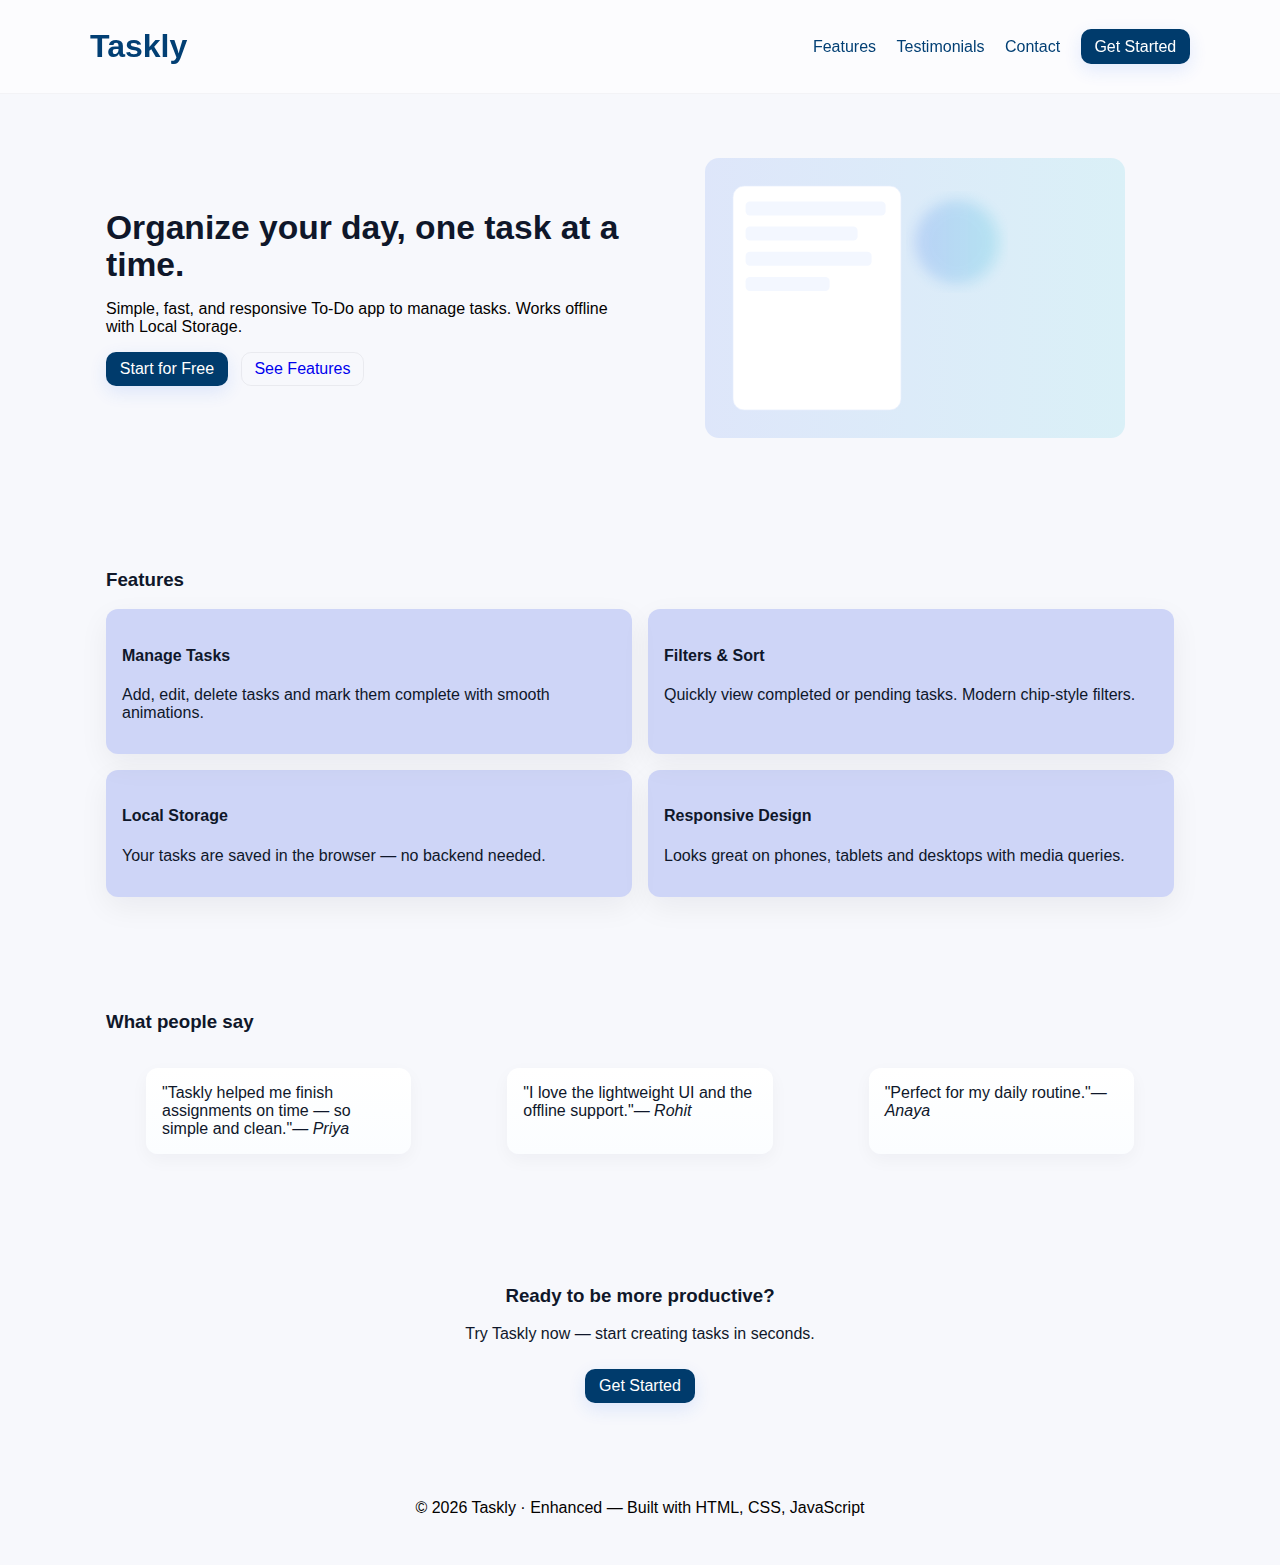
<file: index.html>
<!doctype html>
<html lang="en">
<head>
  <meta charset="utf-8" />
  <meta name="viewport" content="width=device-width,initial-scale=1" />
  <title>Taskly — Smart To-Do App</title>
  <link rel="stylesheet" href="assets/css/styles.css">
</head>
<body>
  <header class="nav">
    <div class="container nav-inner">
      <h1 class="brand">Taskly</h1>
      <nav class="nav-links">
        <a href="#features">Features</a>
        <a href="#testimonials">Testimonials</a>
        <a href="#contact">Contact</a>
        <a class="btn primary" href="todo.html">Get Started</a>
      </nav>
      <button class="nav-toggle" aria-label="Open menu">☰</button>
    </div>
  </header>

  <main>
    <section class="hero">
      <div class="container hero-inner">
        <div class="hero-text">
          <h2>Organize your day, one task at a time.</h2>
          <p class="lead">Simple, fast, and responsive To-Do app to manage tasks. Works offline with Local Storage.</p>
          <div class="hero-ctas">
            <a href="todo.html" class="btn large primary">Start for Free</a>
            <a href="#features" class="btn large ghost">See Features</a>
          </div>
        </div>
        <div class="hero-visual" aria-hidden="true">
          <!-- Decorative SVG hero with subtle animation -->
          <svg class="hero-svg" viewBox="0 0 600 400" xmlns="http://www.w3.org/2000/svg" role="img">
            <defs>
              <linearGradient id="g1" x1="0" x2="1">
                <stop offset="0" stop-color="#2563eb"/>
                <stop offset="1" stop-color="#06b6d4"/>
              </linearGradient>
              <filter id="blur"><feGaussianBlur stdDeviation="10" /></filter>
            </defs>
            <rect x="0" y="0" width="100%" height="100%" rx="20" fill="url(#g1)" opacity="0.12" />
            <g transform="translate(40,40)">
              <rect x="0" y="0" width="240" height="320" rx="16" fill="#fff" stroke="#e6eefc" />
              <g transform="translate(18,22)" class="mock-tasks">
                <rect x="0" y="0" width="200" height="20" rx="6" fill="#f3f7ff" />
                <rect x="0" y="36" width="160" height="20" rx="6" fill="#f3f7ff" />
                <rect x="0" y="72" width="180" height="20" rx="6" fill="#f3f7ff" />
                <rect x="0" y="108" width="120" height="20" rx="6" fill="#f3f7ff" />
              </g>
              <circle cx="320" cy="80" r="60" fill="url(#g1)" opacity="0.18" filter="url(#blur)" />
            </g>
          </svg>
        </div>
      </div>
    </section>

    <section id="features" class="features">
      <div class="container">
        <h3>Features</h3>
        <div class="grid features-grid">
          <div class="card">
            <h4>Manage Tasks</h4>
            <p>Add, edit, delete tasks and mark them complete with smooth animations.</p>
          </div>
          <div class="card">
            <h4>Filters & Sort</h4>
            <p>Quickly view completed or pending tasks. Modern chip-style filters.</p>
          </div>
          <div class="card">
            <h4>Local Storage</h4>
            <p>Your tasks are saved in the browser — no backend needed.</p>
          </div>
          <div class="card">
            <h4>Responsive Design</h4>
            <p>Looks great on phones, tablets and desktops with media queries.</p>
          </div>
        </div>
      </div>
    </section>

    <section id="testimonials" class="testimonials">
      <div class="container">
        <h3>What people say</h3>
        <div class="grid test-grid">
          <blockquote class="quote">"Taskly helped me finish assignments on time — so simple and clean."<cite>— Priya</cite></blockquote>
          <blockquote class="quote">"I love the lightweight UI and the offline support."<cite>— Rohit</cite></blockquote>
          <blockquote class="quote">"Perfect for my daily routine."<cite>— Anaya</cite></blockquote>
        </div>
      </div>
    </section>

    <section id="contact" class="cta">
      <div class="container cta-inner">
        <h3>Ready to be more productive?</h3>
        <p>Try Taskly now — start creating tasks in seconds.</p>
        <a href="todo.html" class="btn primary large">Get Started</a>
      </div>
    </section>
  </main>

  <footer class="footer">
    <div class="container">
      <p>© <span id="year"></span> Taskly · Enhanced — Built with HTML, CSS, JavaScript</p>
    </div>
  </footer>

  <script src="assets/js/script.js"></script>
  <script>
    // mobile nav toggle
    const toggle = document.querySelector('.nav-toggle');
    const navLinks = document.querySelector('.nav-links');
    toggle && toggle.addEventListener('click', ()=> navLinks.classList.toggle('open'));

    document.getElementById('year').textContent = new Date().getFullYear();
  </script>
</body>
</html>
</file>
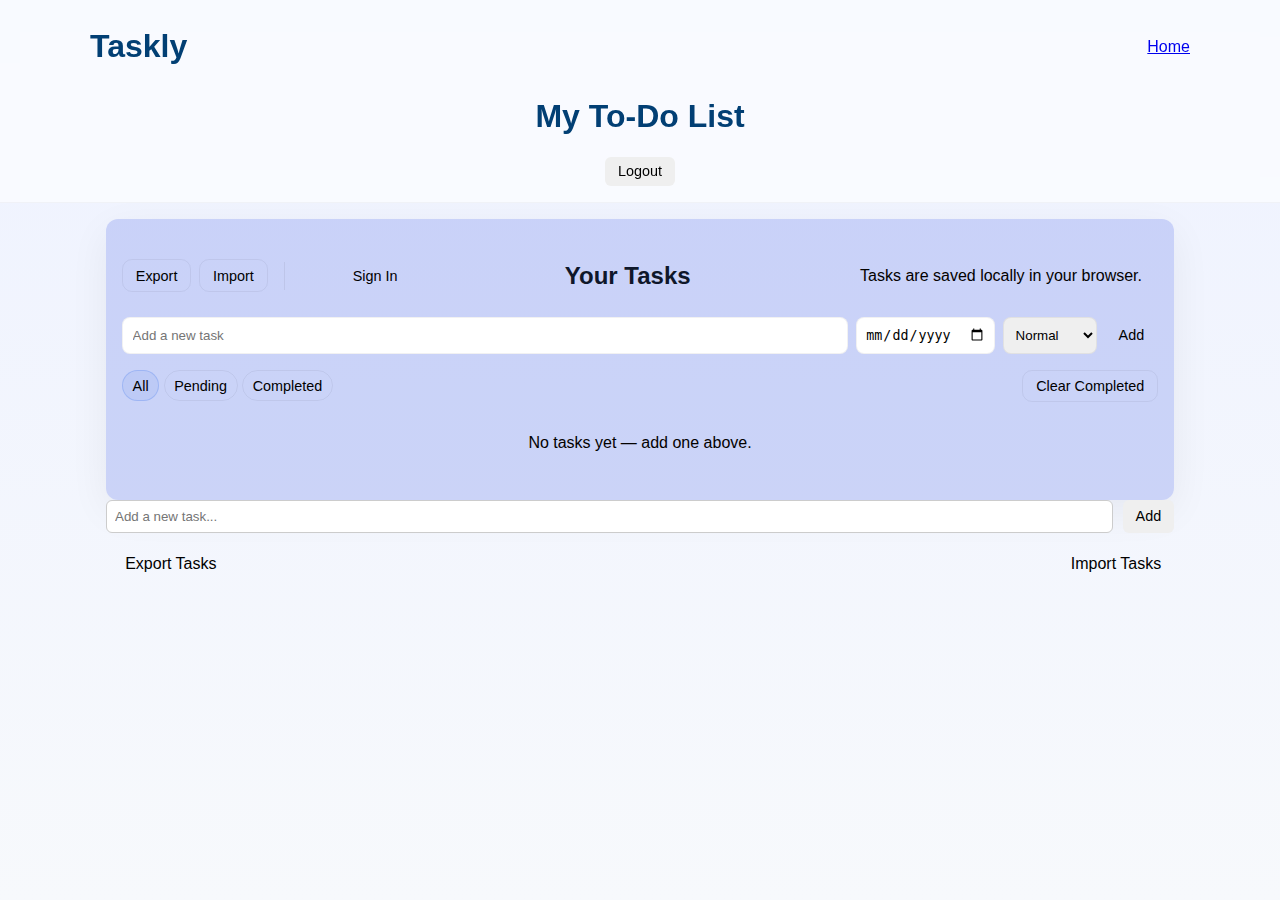
<file: todo.html>
<!doctype html>
<html lang="en">
<head>
  <meta charset="utf-8" />
  <meta name="viewport" content="width=device-width,initial-scale=1" />
  <title>Taskly — Your To-Do List</title>
  <link rel="stylesheet" href="assets/css/styles.css">
</head>
<body class="app-body">
  <header class="nav small">
    <div class="container nav-inner">
      <h1 class="brand">Taskly</h1>
      <nav>
        <a href="index.html">Home</a>
      </nav>
    </div>
    <h1>My To-Do List</h1>
    <button id="logoutBtn">Logout</button>
  </header>

  <main class="container app">
    <section class="app-panel">
      <div class="app-head">
      <div class="feature-actions" style="display:flex;gap:0.5rem;align-items:center;">
        <button id="export-btn" class="btn ghost" title="Export tasks as JSON">Export</button>
        <button id="import-btn" class="btn ghost" title="Import tasks from JSON">Import</button>
        <input type="file" id="import-file" accept="application/json" style="display:none" />
        <div style="width:1px;height:28px;background:rgba(0,0,0,0.06);margin:0 8px"></div>
        <div id="auth-area" style="display:flex;gap:0.4rem;align-items:center">
          <span id="user-email" class="muted small" style="font-size:0.9rem"></span>
          <button id="signin-btn" class="btn">Sign In</button>
          <button id="signout-btn" class="btn ghost" style="display:none">Sign Out</button>
        </div>
      </div>

        <h2>Your Tasks</h2>
        <p class="muted small">Tasks are saved locally in your browser.</p>
      </div>

      <form id="task-form" class="task-form" aria-label="Add task form">
        <input id="task-input" type="text" placeholder="Add a new task" aria-label="Add task">
        <input id="duedate" type="date" aria-label="Due date" />
        <select id="priority-select" aria-label="Priority">
          <option value="normal">Normal</option>
          <option value="important">Important</option>
        </select>
        <button class="btn" type="submit">Add</button>
      </form>

      <div class="controls">
        <div class="filters">
          <button class="chip active" data-filter="all">All</button>
          <button class="chip" data-filter="pending">Pending</button>
          <button class="chip" data-filter="completed">Completed</button>
        </div>
        <div>
          <button id="clear-btn" class="btn ghost">Clear Completed</button>
        </div>
      </div>

      <ul id="task-list" class="task-list" aria-live="polite"></ul>

      <p id="empty" class="muted">No tasks yet — add one above.</p>
    </section>
    <section class="task-input">
      <input type="text" id="taskInput" placeholder="Add a new task..." />
      <button id="addTaskBtn">Add</button>
    </section>


    <section class="task-actions">
      <button id="exportBtn">Export Tasks</button>
      <input type="file" id="importFile" hidden />
      <button id="importBtn">Import Tasks</button>
    </section>

    <ul id="taskList"></ul>
  </main>

  <script src="assets/js/script.js"></script>
</body>
</html>
</file>
<file: assets/css/styles.css>
/* Enhanced styles: animations, SVG hero, transitions */
:root{
  --bg: #be2f2f;
  --card: #687fe949;
  --muted: #030100;
  --accent: #003b6c;
  --accent-2: #930000;
  --radius: 14px;
  --max: 1100px;
  --glass: rgba(255,255,255,0.6);
}
*{box-sizing:border-box}
html,body{height:100%}
body{
  margin:0; font-family: Inter, system-ui, -apple-system, 'Segoe UI', Roboto, 'Helvetica Neue', Arial; background:linear-gradient(180deg,#eef2ff 0,#f7fbff 100%); color:#0f172a;
  -webkit-font-smoothing:antialiased; -moz-osx-font-smoothing:grayscale;
}
.container{max-width:var(--max);margin:0 auto;padding:1rem}

/* NAV */
.nav{position:sticky;top:0;z-index:40;background:var(--glass);backdrop-filter: blur(8px);border-bottom:1px solid rgba(15,23,42,0.04)}
.nav-inner{display:flex;align-items:center;justify-content:space-between;padding:0.75rem 0}
.brand{font-weight:700;margin:0}
.nav-links a{margin-left:1rem;text-decoration:none;color:inherit}
.nav-toggle{display:none;background:transparent;border:0;font-size:1.2rem;cursor:pointer}

/* Buttons */
.btn{display:inline-flex;text-decoration:none;align-items:center;justify-content:center;padding:0.45rem 0.8rem;border-radius:10px;border:1px solid transparent;background:transparent;cursor:pointer;transition:transform .14s ease, box-shadow .14s ease}
.btn:hover{transform:translateY(-3px);box-shadow:0 10px 24px rgba(37,99,235,0.08)}
.btn.primary{background:var(--accent);color:white;box-shadow:0 6px 18px rgba(37,99,235,0.12)}
.btn.ghost{background:transparent;border:1px solid rgba(15,23,42,0.06)}


/* HERO */
.hero{padding:3rem 0}
.hero-inner{display:flex;gap:2rem;align-items:center}
.hero-text{flex:1;animation:fadeInUp .6s ease both}
.hero-text h2{font-size:2.1rem;margin:0 0 0.5rem;line-height:1.1}
.lead{color:var(--muted);margin-bottom:1rem}
.hero-ctas{display:flex;gap:0.8rem}
.hero-visual{flex:1;display:flex;justify-content:center;align-items:center;animation:float 6s ease-in-out infinite}
.hero-svg{width:100%;max-width:420px;min-width:260px;overflow:visible}

/* FEATURES & GRID */
.features{padding:2rem 0}
.grid{display:grid;gap:1rem}
.features-grid{grid-template-columns:repeat(2,1fr)}
.card{background:var(--card);padding:1rem;border-radius:12px;box-shadow:0 10px 30px rgba(15,23,42,0.06);transition:transform .18s ease;cursor:default}
.card:hover{transform:translateY(-6px)}

/* TESTIMONIALS */
.testimonials{padding:2rem 0}
.test-grid{grid-template-columns:repeat(3,1fr)}
.quote{background:linear-gradient(180deg,#fff,#fbfdff);padding:1rem;border-radius:12px;box-shadow:0 6px 18px rgba(15,23,42,0.04);transform-origin:center}

/* CTA */
.cta{padding:2rem 0;text-align:center}
.cta .btn{margin-top:0.6rem}

/* FOOTER */
.footer{padding:1rem 0;text-align:center;color:var(--muted)}

/* APP STYLES */
.app-body{background:linear-gradient(180deg,#eef2ff 0,#f7f9fc 100%)}
.app-panel{background:var(--card);padding:1rem;border-radius:12px;box-shadow:0 12px 40px rgba(15,23,42,0.06);transition:transform .18s ease}
.app-head{display:flex;justify-content:space-between;align-items:center;gap:1rem}
.task-form{display:flex;gap:0.5rem;margin-bottom:1rem;flex-wrap:wrap}
.task-form input[type="text"]{flex:1;padding:0.6rem;border-radius:8px;border:1px solid rgba(15,23,42,0.06)}
.task-form input[type="date"]{padding:0.55rem;border-radius:8px;border:1px solid rgba(15,23,42,0.06)}
.task-form select{padding:0.45rem;border-radius:8px;border:1px solid rgba(15,23,42,0.06)}
.controls{display:flex;justify-content:space-between;align-items:center;margin-bottom:0.75rem;flex-wrap:wrap;gap:0.5rem}
.chip{border-radius:999px;padding:0.4rem 0.6rem;border:1px solid rgba(15,23,42,0.06);cursor:pointer;background:transparent;transition:all .12s ease}
.chip.active{background:rgba(37,99,235,0.08);border-color:rgba(37,99,235,0.2)}
.task-list{list-style:none;padding:0;margin:0}
.task-item{display:flex;align-items:center;justify-content:space-between;padding:0.6rem;border-bottom:1px solid rgba(15,23,42,0.03);transition:background .12s ease}
.task-left{display:flex;align-items:center;gap:0.6rem}
.task-title{font-weight:600;max-width:60ch}
.task-title.completed{text-decoration:line-through;color:var(--muted);font-weight:500;opacity:0.8}
.priority{font-size:0.8rem;padding:0.15rem 0.4rem;border-radius:6px}
.priority.important{background:rgba(14,165,166,0.12);color:var(--accent-2)}
.priority.normal{background:rgba(15,23,42,0.04)}

.task-actions button{background:transparent;border:0;cursor:pointer;margin-left:0.4rem;font-size:1rem}

.muted{color:var(--muted);text-align:center;padding:1rem}
body {
  font-family: Arial, sans-serif;
  background: #f7f8fc;
  margin: 0;
  padding: 0;
}

header {
  background: #032750;
  color: #023f74;
  text-align: center;
  padding: 1rem;
  position: sticky;
  top: 0;
}

.todo-container {
  max-width: 600px;
  margin: 2rem auto;
  padding: 1rem;
  background: #fff;
  border-radius: 12px;
  box-shadow: 0 4px 8px rgba(0,0,0,0.1);
}

.task-input {
  display: flex;
  gap: 10px;
  margin-bottom: 1rem;
}

.task-input input {
  flex: 1;
  padding: 0.5rem;
  border-radius: 6px;
  border: 1px solid #ccc;
}

.task-actions {
  display: flex;
  justify-content: space-between;
  margin-bottom: 1rem;
}

ul#taskList {
  list-style: none;
  padding: 0;
}

ul#taskList li {
  display: flex;
  justify-content: space-between;
  align-items: center;
  background: #f1f3f6;
  padding: 0.6rem;
  margin-bottom: 8px;
  border-radius: 8px;
}

ul#taskList li span.completed {
  text-decoration: line-through;
  color: gray;
}

button {
  cursor: pointer;
  border: none;
  border-radius: 6px;
  padding: 0.4rem 0.8rem;
  font-size: 0.9rem;
}

.btn-primary {
  background: #4a90e2;
  color: #fff;
}

.btn-secondary {
  background: #50c878;
  color: #fff;
}

.btn-small {
  background: #ff6b6b;
  color: #fff;
  margin-left: 5px;
  font-size: 0.8rem;
  padding: 0.3rem 0.6rem;
}


/* small screens */
@media (max-width:900px){
  .hero-inner{flex-direction:column}
  .features-grid{grid-template-columns:repeat(1,1fr)}
  .test-grid{grid-template-columns:repeat(1,1fr)}
  .nav-toggle{display:block}
  .nav-links{display:none}
  .nav-links.open{display:block;position:absolute;right:1rem;top:56px;background:var(--card);padding:0.6rem;border-radius:8px;box-shadow:0 10px 30px rgba(15,23,42,0.06)}
}
@media (max-width:480px){
  .hero-text h2{font-size:1.4rem}
  .brand{font-size:1.1rem}
}

/* Animations */
@keyframes float{
  0%{transform:translateY(0px)}
  50%{transform:translateY(-8px)}
  100%{transform:translateY(0px)}
}
@keyframes fadeInUp{
  from{opacity:0;transform:translateY(10px)}
  to{opacity:1;transform:translateY(0)}
}
</file>
